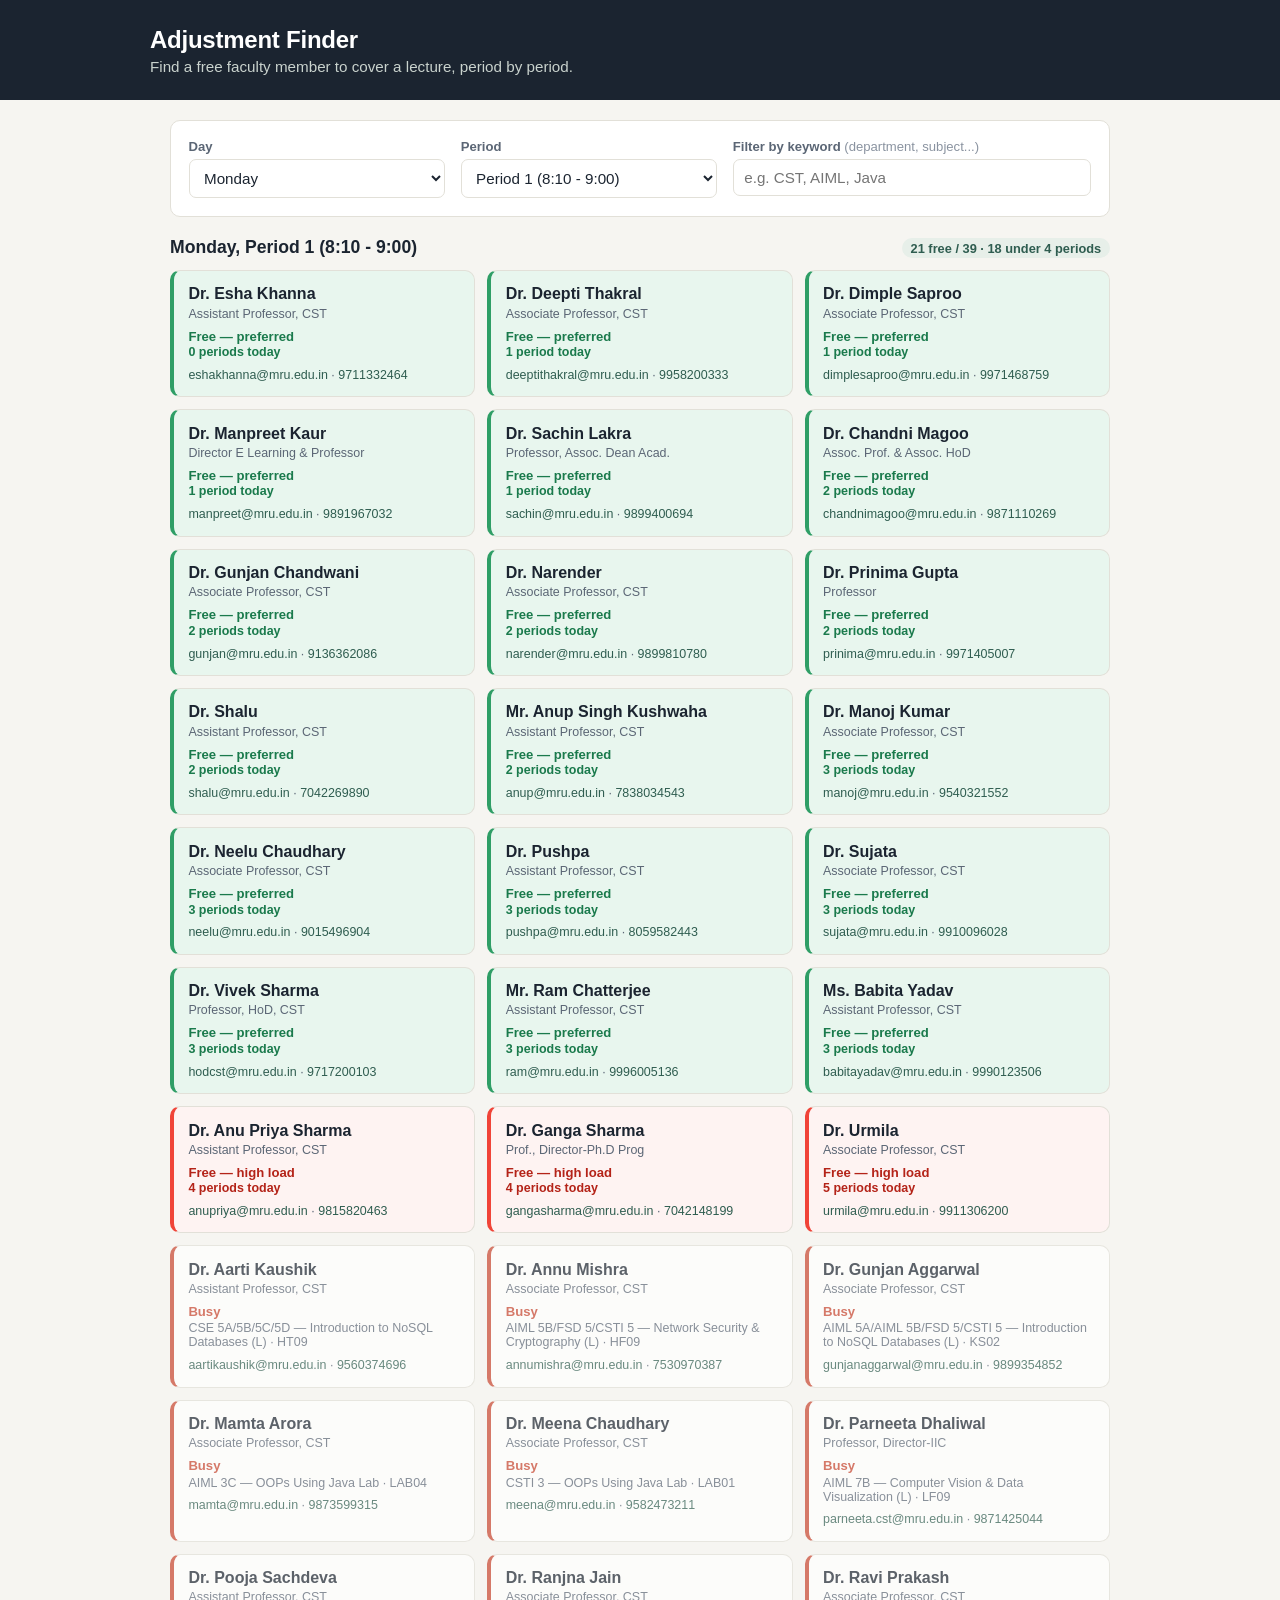
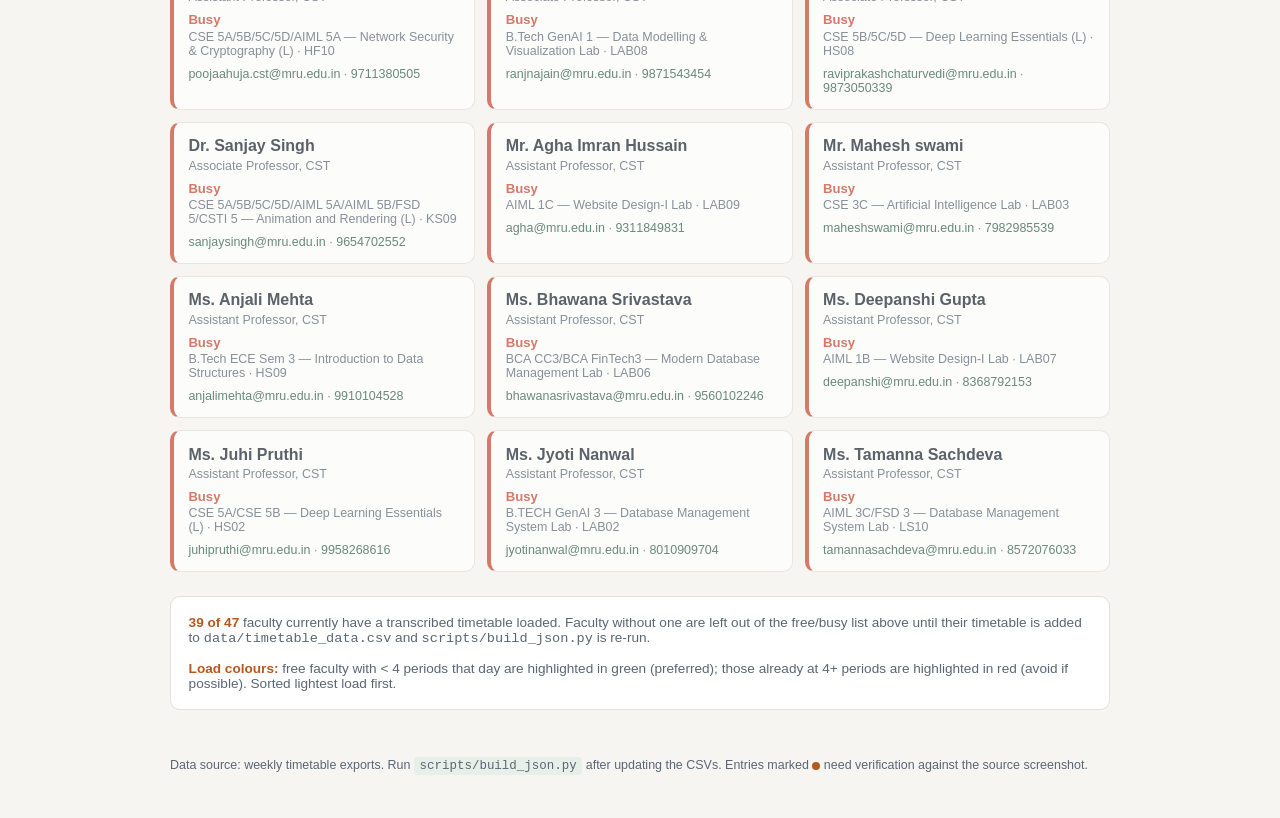
<file: faculty-adjustment-finder-updated/faculty-adjustment-finder/app/index.html>
<!DOCTYPE html>
<html lang="en">
<head>
<meta charset="UTF-8">
<meta name="viewport" content="width=device-width, initial-scale=1.0">
<title>Faculty Adjustment Finder</title>
<link rel="stylesheet" href="style.css">
</head>
<body>
  <header class="topbar">
    <div class="topbar-inner">
      <h1>Adjustment Finder</h1>
      <p class="subtitle">Find a free faculty member to cover a lecture, period by period.</p>
    </div>
  </header>

  <main class="wrap">
    <section class="picker card">
      <div class="field">
        <label for="day-select">Day</label>
        <select id="day-select"></select>
      </div>
      <div class="field">
        <label for="period-select">Period</label>
        <select id="period-select"></select>
      </div>
      <div class="field">
        <label for="dept-filter">Filter by keyword <span class="hint">(department, subject...)</span></label>
        <input id="dept-filter" type="text" placeholder="e.g. CST, AIML, Java">
      </div>
    </section>

    <section class="results">
      <div class="results-header">
        <h2 id="results-title">Select a day and period</h2>
        <span id="results-count" class="count-pill"></span>
      </div>
      <div id="results-list" class="faculty-grid"></div>
    </section>

    <section class="data-note card" id="data-note"></section>
  </main>

  <footer class="footer">
    <p>Data source: weekly timetable exports. Run <code>scripts/build_json.py</code> after updating the CSVs. Entries marked <span class="review-dot"></span> need verification against the source screenshot.</p>
  </footer>

  <script src="script.js"></script>
</body>
</html>
</file>
<file: faculty-adjustment-finder-updated/faculty-adjustment-finder/app/style.css>
:root{
  --ink: #1b2430;
  --ink-soft: #5b6675;
  --paper: #f6f5f1;
  --card: #ffffff;
  --line: #e2e0d8;
  --accent: #2f5d50;
  --accent-soft: #e7efe9;
  --warn: #b5581f;
  --busy: #c8452f;
  --load-low: #1a7a4c;
  --load-low-bg: #e8f6ee;
  --load-low-border: #2f9e66;
  --load-high: #b42318;
  --load-high-bg: #fef3f2;
  --load-high-border: #f04438;
  font-size: 16px;
}
*{box-sizing:border-box;}
body{
  margin:0;
  font-family: "Segoe UI", Roboto, -apple-system, sans-serif;
  background: var(--paper);
  color: var(--ink);
}
.topbar{
  background: var(--ink);
  color: #fff;
  padding: 1.6rem 1.25rem;
}
.topbar-inner{max-width: 980px; margin: 0 auto;}
.topbar h1{margin:0; font-size:1.5rem; letter-spacing: -0.01em;}
.subtitle{margin:.25rem 0 0; color:#c9d2cd; font-size:.95rem;}

.wrap{max-width: 980px; margin: 0 auto; padding: 1.25rem;}

.card{
  background: var(--card);
  border: 1px solid var(--line);
  border-radius: 10px;
  padding: 1.1rem;
}

.picker{
  display:grid;
  grid-template-columns: 1fr 1fr 1.4fr;
  gap: 1rem;
  margin-bottom: 1.25rem;
}
@media (max-width: 640px){
  .picker{grid-template-columns: 1fr;}
}
.field label{
  display:block;
  font-size:.82rem;
  font-weight:600;
  color: var(--ink-soft);
  margin-bottom:.35rem;
}
.field .hint{font-weight:400; color:#8a93a0;}
select, input[type=text]{
  width:100%;
  padding:.55rem .65rem;
  border:1px solid var(--line);
  border-radius:7px;
  font-size:.95rem;
  background:#fff;
  color:var(--ink);
}
select:focus, input:focus{outline:2px solid var(--accent); outline-offset:1px;}

.results-header{
  display:flex;
  align-items:baseline;
  justify-content:space-between;
  margin-bottom:.75rem;
  flex-wrap: wrap;
  gap: .35rem;
}
.results-header h2{font-size:1.1rem; margin:0;}
.count-pill{
  font-size:.8rem;
  color: var(--accent);
  background: var(--accent-soft);
  padding:.15rem .55rem;
  border-radius:99px;
  font-weight:600;
}

.faculty-grid{
  display:grid;
  grid-template-columns: repeat(auto-fill, minmax(230px, 1fr));
  gap:.75rem;
}
.faculty-card{
  background:var(--card);
  border:1px solid var(--line);
  border-radius:10px;
  padding:.9rem;
}
.faculty-card.free{border-left: 4px solid var(--accent);}
.faculty-card.busy{border-left: 4px solid var(--busy); opacity:.7;}

/* Free + low daily load → green (preferred) */
.faculty-card.free.load-low{
  border-left-color: var(--load-low-border);
  background: var(--load-low-bg);
}
.faculty-card.free.load-low .status{color: var(--load-low);}
.faculty-card.free.load-low .load-line{color: var(--load-low); font-weight:600;}

/* Free + high daily load (≥4 periods) → red (avoid if possible) */
.faculty-card.free.load-high{
  border-left-color: var(--load-high-border);
  background: var(--load-high-bg);
}
.faculty-card.free.load-high .status{color: var(--load-high);}
.faculty-card.free.load-high .load-line{color: var(--load-high); font-weight:600;}

.faculty-card h3{margin:0 0 .2rem; font-size:1rem;}
.faculty-card .desig{font-size:.78rem; color:var(--ink-soft); margin-bottom:.5rem;}
.faculty-card .status{font-size:.82rem; font-weight:600;}
.faculty-card.free .status{color:var(--accent);}
.faculty-card.busy .status{color:var(--busy);}
.faculty-card .load-line{
  font-size:.78rem;
  margin-top:.1rem;
  color: var(--ink-soft);
}
.faculty-card .busy-detail{font-size:.78rem; color:var(--ink-soft); margin-top:.15rem;}
.faculty-card .contact{margin-top:.55rem; font-size:.78rem; color:var(--ink-soft);}
.faculty-card .contact a{color:var(--accent); text-decoration:none;}

.empty-state{
  grid-column: 1 / -1;
  text-align:center;
  color: var(--ink-soft);
  padding: 2rem 1rem;
}

.data-note{margin-top:1.5rem; font-size:.85rem; color: var(--ink-soft);}
.data-note strong{color:var(--warn);}

.review-dot{
  display:inline-block; width:8px; height:8px; border-radius:99px;
  background: var(--warn); vertical-align:middle;
}

.footer{
  max-width:980px; margin: 0 auto; padding: 1rem 1.25rem 2rem;
  color: var(--ink-soft); font-size:.78rem;
}
.footer code{background:var(--accent-soft); padding:.1rem .35rem; border-radius:4px;}
</file>
